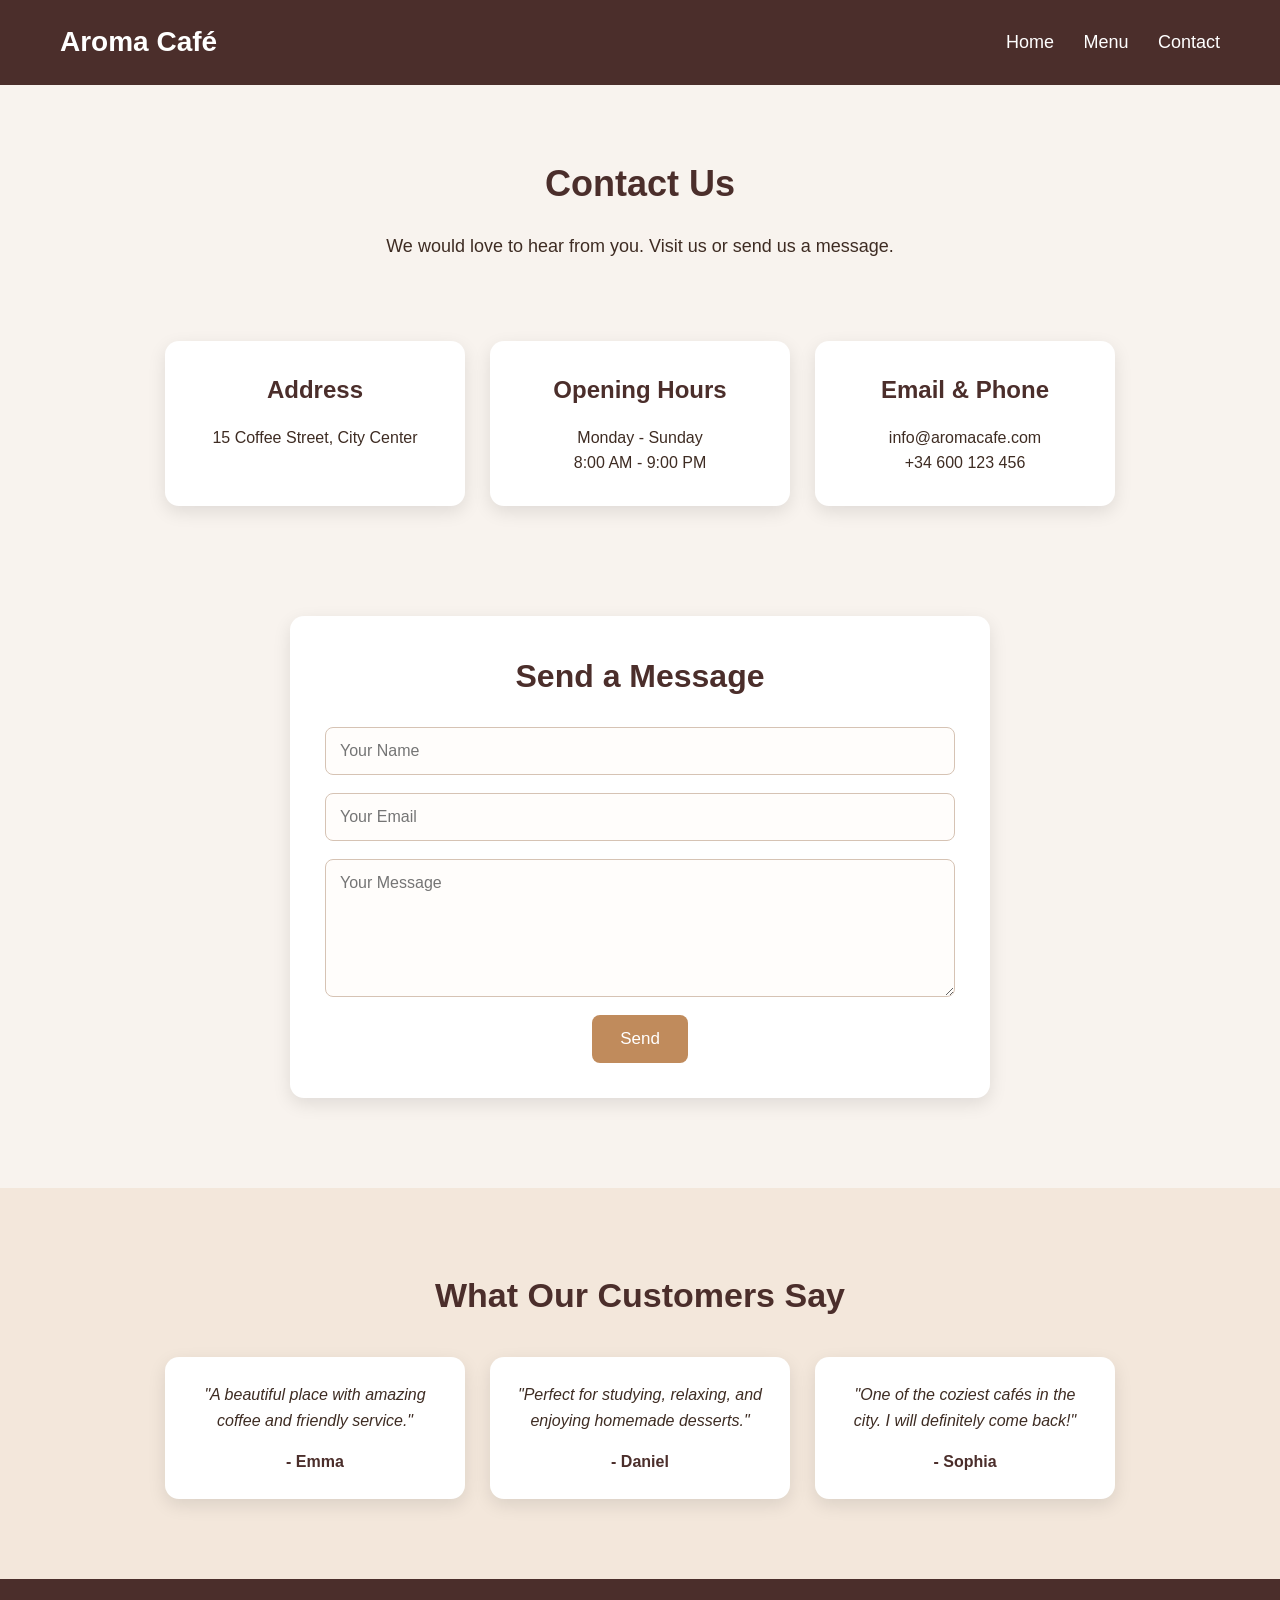
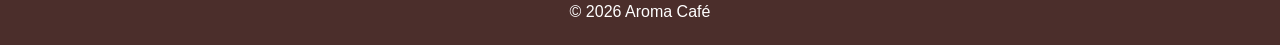
<file: contacto.html>
<!DOCTYPE html>
<html lang="en">
<head>
    <meta charset="UTF-8">
    <meta name="viewport" content="width=device-width, initial-scale=1.0">
    <title>Contact - Aroma Café</title>
    <link rel="stylesheet" href="style.css">
</head>
<body>

<header class="topbar">
    <div class="logo">Aroma Café</div>
    <nav class="navbar">
        <a href="index.html">Home</a>
        <a href="menu.html">Menu</a>
        <a href="contacto.html">Contact</a>
    </nav>
</header>

<section class="intro">
    <h2>Contact Us</h2>
    <p>We would love to hear from you. Visit us or send us a message.</p>
</section>

<section class="features">
    <div class="card">
        <h3>Address</h3>
        <p>15 Coffee Street, City Center</p>
    </div>

    <div class="card">
        <h3>Opening Hours</h3>
        <p>Monday - Sunday</p>
        <p>8:00 AM - 9:00 PM</p>
    </div>

    <div class="card">
        <h3>Email & Phone</h3>
        <p>info@aromacafe.com</p>
        <p>+34 600 123 456</p>
    </div>
</section>

<section class="contact-form-section">
    <div class="form-container">
        <h2>Send a Message</h2>
        <form>
            <input type="text" placeholder="Your Name" required>
            <input type="email" placeholder="Your Email" required>
            <textarea placeholder="Your Message" rows="6" required></textarea>
            <button type="submit" class="btn">Send</button>
        </form>
    </div>
</section>

<section class="testimonials">
    <h2>What Our Customers Say</h2>
    <div class="testimonial-container">
        <div class="testimonial-card">
            <p>"A beautiful place with amazing coffee and friendly service."</p>
            <h4>- Emma</h4>
        </div>

        <div class="testimonial-card">
            <p>"Perfect for studying, relaxing, and enjoying homemade desserts."</p>
            <h4>- Daniel</h4>
        </div>

        <div class="testimonial-card">
            <p>"One of the coziest cafés in the city. I will definitely come back!"</p>
            <h4>- Sophia</h4>
        </div>
    </div>
</section>

<footer class="footer">
    <p>© 2026 Aroma Café</p>
</footer>

</body>
</html>
</file>
<file: style.css>
* {
    margin: 0;
    padding: 0;
    box-sizing: border-box;
}

body {
    font-family: 'Segoe UI', sans-serif;
    background-color: #f8f3ee;
    color: #3e2c23;
    line-height: 1.6;
}

.topbar {
    background-color: #4b2e2b;
    color: white;
    display: flex;
    justify-content: space-between;
    align-items: center;
    padding: 20px 60px;
    position: sticky;
    top: 0;
    z-index: 100;
}

.logo {
    font-size: 28px;
    font-weight: bold;
}

.navbar a {
    color: white;
    text-decoration: none;
    margin-left: 25px;
    font-size: 18px;
    transition: 0.3s;
}

.navbar a:hover {
    color: #e7c9a9;
}

.btn {
    display: inline-block;
    background-color: #c08b5c;
    color: white;
    text-decoration: none;
    padding: 14px 28px;
    border-radius: 8px;
    font-size: 17px;
    transition: 0.3s;
}

.btn:hover {
    background-color: #a56f45;
}

.hero {
    min-height: 85vh;
    background: linear-gradient(rgba(62, 44, 35, 0.6), rgba(62, 44, 35, 0.6)),
        url('https://images.unsplash.com/photo-1509042239860-f550ce710b93?auto=format&fit=crop&w=1400&q=80');
    background-size: cover;
    background-position: center;
    display: flex;
    align-items: center;
    padding: 0 80px;
    color: white;
}

.hero-content {
    max-width: 650px;
}

.hero-content h1 {
    font-size: 52px;
    margin-bottom: 20px;
}

.hero-content p {
    font-size: 20px;
    margin-bottom: 30px;
}

.intro {
    text-align: center;
    padding: 70px 20px 40px;
    max-width: 900px;
    margin: auto;
}

.intro h2 {
    font-size: 36px;
    margin-bottom: 20px;
    color: #4b2e2b;
}

.intro p {
    font-size: 18px;
}

.features {
    display: flex;
    justify-content: center;
    gap: 25px;
    padding: 40px 60px 80px;
    flex-wrap: wrap;
}

.card {
    background-color: white;
    width: 300px;
    padding: 30px 25px;
    border-radius: 14px;
    box-shadow: 0 6px 18px rgba(0, 0, 0, 0.1);
    text-align: center;
    transition: 0.3s;
}

.card:hover {
    transform: translateY(-8px);
}

.card h3 {
    margin-bottom: 15px;
    color: #4b2e2b;
    font-size: 24px;
}

.gallery {
    padding: 70px 20px;
    text-align: center;
}

.gallery h2 {
    font-size: 34px;
    margin-bottom: 25px;
    color: #4b2e2b;
}

.gallery-container {
    display: flex;
    justify-content: center;
    gap: 20px;
    flex-wrap: wrap;
}

.gallery-container img {
    width: 300px;
    height: 200px;
    object-fit: cover;
    border-radius: 12px;
    transition: 0.3s;
}

.gallery-container img:hover {
    transform: scale(1.05);
}

.highlight {
    background-color: #e7d7c9;
    padding: 80px 20px;
    text-align: center;
}

.highlight-text {
    max-width: 850px;
    margin: auto;
}

.highlight h2 {
    font-size: 34px;
    margin-bottom: 20px;
    color: #4b2e2b;
}

.highlight p {
    font-size: 18px;
}

.testimonials {
    padding: 80px 20px;
    background-color: #f3e7db;
    text-align: center;
}

.testimonials h2 {
    font-size: 34px;
    margin-bottom: 35px;
    color: #4b2e2b;
}

.testimonial-container {
    display: flex;
    justify-content: center;
    gap: 25px;
    flex-wrap: wrap;
}

.testimonial-card {
    background-color: white;
    width: 300px;
    padding: 25px;
    border-radius: 14px;
    box-shadow: 0 6px 18px rgba(0, 0, 0, 0.1);
    font-style: italic;
    transition: 0.3s;
}

.testimonial-card:hover {
    transform: scale(1.03);
}

.testimonial-card h4 {
    margin-top: 15px;
    color: #4b2e2b;
    font-style: normal;
}

.footer {
    background-color: #4b2e2b;
    color: white;
    text-align: center;
    padding: 20px;
}

@media (max-width: 768px) {
    .topbar {
        flex-direction: column;
        padding: 20px;
        text-align: center;
    }

    .navbar a {
        display: inline-block;
        margin: 8px;
        font-size: 16px;
    }

    .hero {
        min-height: auto;
        padding: 60px 20px;
        text-align: center;
        justify-content: center;
    }

    .hero-content h1 {
        font-size: 34px;
    }

    .hero-content p {
        font-size: 16px;
    }

    .features,
    .testimonial-container,
    .gallery-container {
        flex-direction: column;
        align-items: center;
    }

    .card,
    .testimonial-card {
        width: 100%;
        max-width: 340px;
    }

    .intro h2,
    .highlight h2,
    .gallery h2,
    .testimonials h2 {
        font-size: 28px;
    }
}
/* MENU PAGE */
.menu-hero {
    background: linear-gradient(rgba(75, 46, 43, 0.75), rgba(75, 46, 43, 0.75)),
        url('https://images.unsplash.com/photo-1554118811-1e0d58224f24?auto=format&fit=crop&w=1400&q=80');
    background-size: cover;
    background-position: center;
    color: white;
    text-align: center;
    padding: 90px 20px;
}

.menu-hero-content {
    max-width: 800px;
    margin: auto;
}

.menu-hero h1 {
    font-size: 48px;
    margin-bottom: 15px;
}

.menu-hero p {
    font-size: 19px;
}

.menu-category {
    padding: 90px 40px 30px;
    border-bottom: 1px solid #e5d5c7;
}

.menu-category h2 {
    text-align: center;
    font-size: 34px;
    margin-bottom: 10px;
    color: #4b2e2b;
}

.menu-subtitle {
    text-align: center;
    color: #7a5a4a;
    margin-bottom: 30px;
    font-size: 17px;
}

.menu-grid {
    display: flex;
    gap: 25px;
    justify-content: center;
    flex-wrap: wrap;
}

.menu-card {
    width: 320px;
    background-color: white;
    border-radius: 16px;
    overflow: hidden;
    box-shadow: 0 6px 18px rgba(0, 0, 0, 0.12);
    transition: 0.3s;
    position: relative;
}

.menu-card:hover {
    transform: translateY(-8px);
}

.menu-card img {
    width: 100%;
    height: 220px;
    object-fit: cover;
}

.menu-card-content {
    padding: 22px;
    text-align: center;
}

.menu-card-content h3 {
    font-size: 26px;
    color: #4b2e2b;
    margin-bottom: 10px;
}

.menu-card-content p {
    font-size: 16px;
    margin-bottom: 15px;
}

.price {
    display: inline-block;
    font-size: 18px;
    font-weight: bold;
    color: #a56f45;
    background-color: #f3e7db;
    padding: 6px 12px;
    border-radius: 20px;
}

.tag {
    position: absolute;
    top: 14px;
    left: 14px;
    background-color: #c08b5c;
    color: white;
    padding: 6px 12px;
    font-size: 13px;
    border-radius: 20px;
}

.special-offer {
    padding: 70px 20px 40px;
}

.offer-box {
    max-width: 900px;
    margin: auto;
    background-color: #4b2e2b;
    color: white;
    text-align: center;
    padding: 45px 25px;
    border-radius: 18px;
    box-shadow: 0 8px 20px rgba(0, 0, 0, 0.15);
}

.offer-box h2 {
    font-size: 36px;
    margin-bottom: 15px;
}

.offer-box p {
    font-size: 18px;
    margin-bottom: 22px;
}

.study-section {
    padding: 30px 20px 90px;
}

.study-box {
    max-width: 1100px;
    margin: auto;
    display: flex;
    align-items: center;
    gap: 30px;
    background-color: white;
    border-radius: 18px;
    padding: 30px;
    box-shadow: 0 8px 20px rgba(0, 0, 0, 0.12);
    flex-wrap: wrap;
}

.study-text {
    flex: 1;
}

.study-text h2 {
    font-size: 34px;
    color: #4b2e2b;
    margin-bottom: 15px;
}

.study-text p {
    font-size: 17px;
    margin-bottom: 20px;
}

.study-image {
    flex: 1;
}

.study-image img {
    width: 100%;
    border-radius: 14px;
    height: 320px;
    object-fit: cover;
}

@media (max-width: 768px) {
    .menu-hero h1 {
        font-size: 34px;
    }

    .menu-hero p {
        font-size: 16px;
    }

    .menu-category {
        padding: 50px 20px;
    }

    .menu-card {
        width: 100%;
        max-width: 340px;
    }

    .study-text h2 {
        font-size: 28px;
        text-align: center;
    }

    .study-text p {
        text-align: center;
    }

    .study-text .btn {
        display: block;
        width: fit-content;
        margin: auto;
    }

    .study-image img {
        height: 240px;
    }
}
/* CONTACT PAGE FORM */
.contact-form-section {
    padding: 30px 20px 90px;
}

.form-container {
    max-width: 700px;
    margin: auto;
    background-color: white;
    padding: 35px;
    border-radius: 14px;
    box-shadow: 0 6px 18px rgba(0, 0, 0, 0.1);
}

.form-container h2 {
    text-align: center;
    margin-bottom: 25px;
    color: #4b2e2b;
    font-size: 32px;
}

form {
    display: flex;
    flex-direction: column;
    gap: 18px;
}

input,
textarea {
    width: 100%;
    padding: 14px;
    border: 1px solid #d6c3b4;
    border-radius: 8px;
    font-size: 16px;
    font-family: inherit;
    background-color: #fffdfb;
}

textarea {
    resize: vertical;
}

form .btn {
    width: fit-content;
    align-self: center;
    border: none;
    cursor: pointer;
}

@media (max-width: 768px) {
    .form-container {
        padding: 25px 20px;
    }

    .form-container h2 {
        font-size: 28px;
    }
}
</file>
